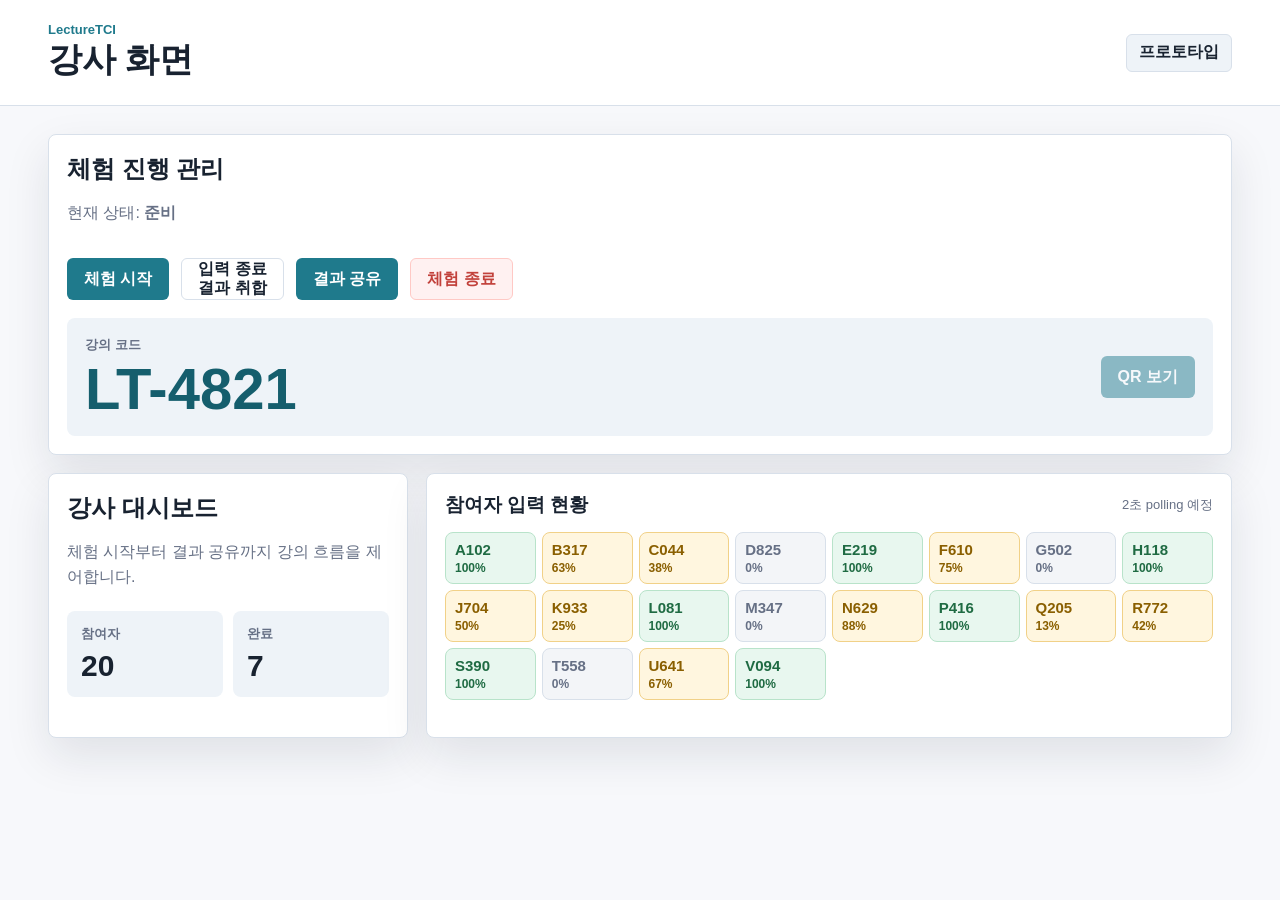
<file: index.html>
<!doctype html>
<html lang="ko">
  <head>
    <meta charset="utf-8">
    <meta name="viewport" content="width=device-width, initial-scale=1">
    <title>LectureTCI 강사 화면</title>
    <link rel="stylesheet" href="styles.css">
  </head>
  <body data-page="instructor">
    <header class="topbar">
      <div>
        <p class="eyebrow">LectureTCI</p>
        <h1>강사 화면</h1>
      </div>
      <div class="header-status">
        <span>프로토타입</span>
      </div>
    </header>

    <main>
      <section id="instructor" class="view is-active" aria-labelledby="instructor-title">
        <div class="instructor-grid">
          <section class="panel panel-session">
            <div class="toolbar">
              <div>
                <h2 id="instructor-title">체험 진행 관리</h2>
                <p class="muted">현재 상태: <strong id="session-status">준비</strong></p>
              </div>
            </div>

            <div class="action-row">
              <button class="primary-button" data-session-action="start">체험 시작</button>
              <button class="secondary-button" data-session-action="close-score">입력 종료<br>결과 취합</button>
              <button class="primary-button" data-session-action="share">결과 공유</button>
              <button class="danger-button" data-session-action="end">체험 종료</button>
            </div>

            <div class="code-control">
              <div>
                <span class="label">강의 코드</span>
                <output id="lecture-code" class="lecture-code">LT-4821</output>
              </div>
              <div class="code-actions">
                <button class="primary-button" id="show-qr" disabled>QR 보기</button>
              </div>
            </div>
          </section>

          <section class="panel panel-dashboard">
            <h2>강사 대시보드</h2>
            <p class="muted">체험 시작부터 결과 공유까지 강의 흐름을 제어합니다.</p>
            <div class="metric-grid">
              <div class="metric">
                <span>참여자</span>
                <strong id="participant-count">0</strong>
              </div>
              <div class="metric">
                <span>완료</span>
                <strong id="completed-count">0</strong>
              </div>
            </div>
          </section>

          <section class="panel panel-participants">
            <div class="panel-header">
              <h3>참여자 입력 현황</h3>
              <span class="refresh-label">2초 polling 예정</span>
            </div>
            <div id="participant-list" class="participant-list"></div>
          </section>
        </div>
      </section>
    </main>

    <dialog class="qr-dialog" id="qr-dialog" aria-labelledby="qr-title">
      <div class="qr-dialog-header">
        <div>
          <p class="eyebrow">참여자 접속</p>
          <h2 id="qr-title">QR 코드</h2>
        </div>
        <button class="icon-button" id="close-qr" aria-label="QR 닫기">x</button>
      </div>
      <div class="qr-body">
        <img id="qr-image" alt="참여자 화면 QR 코드" width="320" height="320">
        <div class="qr-code-box">
          <span>강의 코드</span>
          <strong id="qr-code-text">LT-4821</strong>
        </div>
      </div>
    </dialog>

    <script src="sample-data.js"></script>
    <script src="app.js"></script>
  </body>
</html>
</file>
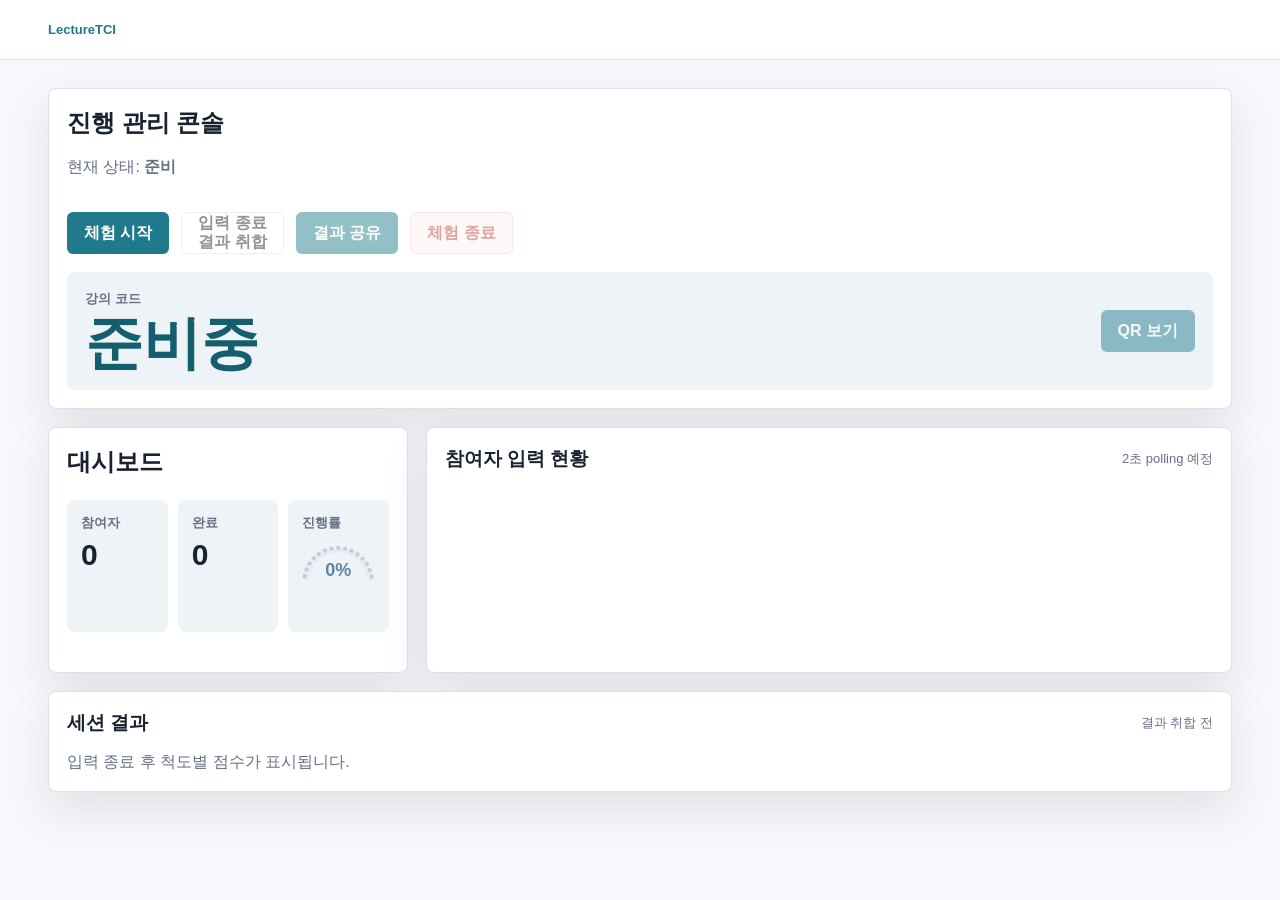
<file: docs/index.html>
<!doctype html>
<html lang="ko">
  <head>
    <meta charset="utf-8">
    <meta name="viewport" content="width=device-width, initial-scale=1">
    <title>LectureTCI 강사 화면</title>
    <link rel="stylesheet" href="styles.css">
  </head>
  <body data-page="instructor">
    <header class="topbar">
      <div>
        <p class="eyebrow">LectureTCI</p>
      </div>
    </header>

    <main>
      <section id="instructor" class="view is-active" aria-labelledby="instructor-title">
        <section class="session-recovery is-hidden" id="session-recovery" aria-labelledby="session-recovery-title">
          <div class="session-recovery-header">
            <div>
              <h2 id="session-recovery-title">종료되지 않은 세션</h2>
              <p class="muted">이어갈 세션을 선택하거나 정리 후 새로 시작합니다.</p>
            </div>
          </div>
          <div class="session-recovery-list" id="session-recovery-list"></div>
        </section>

        <div class="instructor-grid">
          <section class="panel panel-session">
            <div class="toolbar">
              <div>
                <h2 id="instructor-title">진행 관리 콘솔</h2>
                <p class="muted">현재 상태: <strong id="session-status">준비</strong></p>
              </div>
            </div>

            <div class="action-row">
              <button class="primary-button" data-session-action="start">체험 시작</button>
              <button class="secondary-button" data-session-action="close-score" disabled>입력 종료<br>결과 취합</button>
              <button class="primary-button" data-session-action="share" disabled>결과 공유</button>
              <button class="danger-button" data-session-action="end" disabled>체험 종료</button>
            </div>

            <div class="code-control">
              <div>
                <span class="label">강의 코드</span>
                <output id="lecture-code" class="lecture-code">준비중</output>
              </div>
              <div class="code-actions">
                <button class="primary-button" id="show-qr" disabled>QR 보기</button>
              </div>
            </div>
          </section>

          <section class="panel panel-dashboard">
            <h2>대시보드</h2>
            <div class="metric-grid">
              <div class="metric">
                <span>참여자</span>
                <strong id="participant-count">0</strong>
              </div>
              <div class="metric">
                <span>완료</span>
                <strong id="completed-count">0</strong>
              </div>
              <div class="metric metric-gauge">
                <span>진행률</span>
                <div class="progress-gauge" id="dashboard-progress-gauge" style="--progress: 0%">
                  <div class="gauge-ticks" aria-hidden="true"></div>
                  <strong id="dashboard-progress-percent">0%</strong>
                </div>
              </div>
            </div>
          </section>

          <section class="panel panel-participants">
            <div class="panel-header">
              <h3>참여자 입력 현황</h3>
              <span class="refresh-label">2초 polling 예정</span>
            </div>
            <div id="participant-list" class="participant-list"></div>
          </section>

          <section class="panel panel-session-results">
            <div class="panel-header">
              <h3>세션 결과</h3>
              <span class="refresh-label" id="session-result-status">결과 취합 전</span>
            </div>
            <div id="session-result-list" class="session-result-list">
              <p class="empty-message">입력 종료 후 척도별 점수가 표시됩니다.</p>
            </div>
          </section>
        </div>
      </section>
    </main>

    <dialog class="qr-dialog" id="qr-dialog" aria-labelledby="qr-title">
      <div class="qr-dialog-header">
        <div>
          <p class="eyebrow">참여자 접속</p>
          <h2 id="qr-title">QR 코드</h2>
        </div>
        <button class="icon-button" id="close-qr" aria-label="QR 닫기">x</button>
      </div>
      <div class="qr-body">
        <img id="qr-image" alt="참여자 화면 QR 코드" width="320" height="320">
        <div class="qr-code-box">
          <span>강의 코드</span>
          <strong id="qr-code-text">준비중</strong>
        </div>
        <div class="qr-url-box">
          <span>참여자 URL</span>
          <code id="qr-url-text"></code>
        </div>
      </div>
    </dialog>

    <script src="sample-data.js"></script>
    <script src="app.js"></script>
  </body>
</html>
</file>
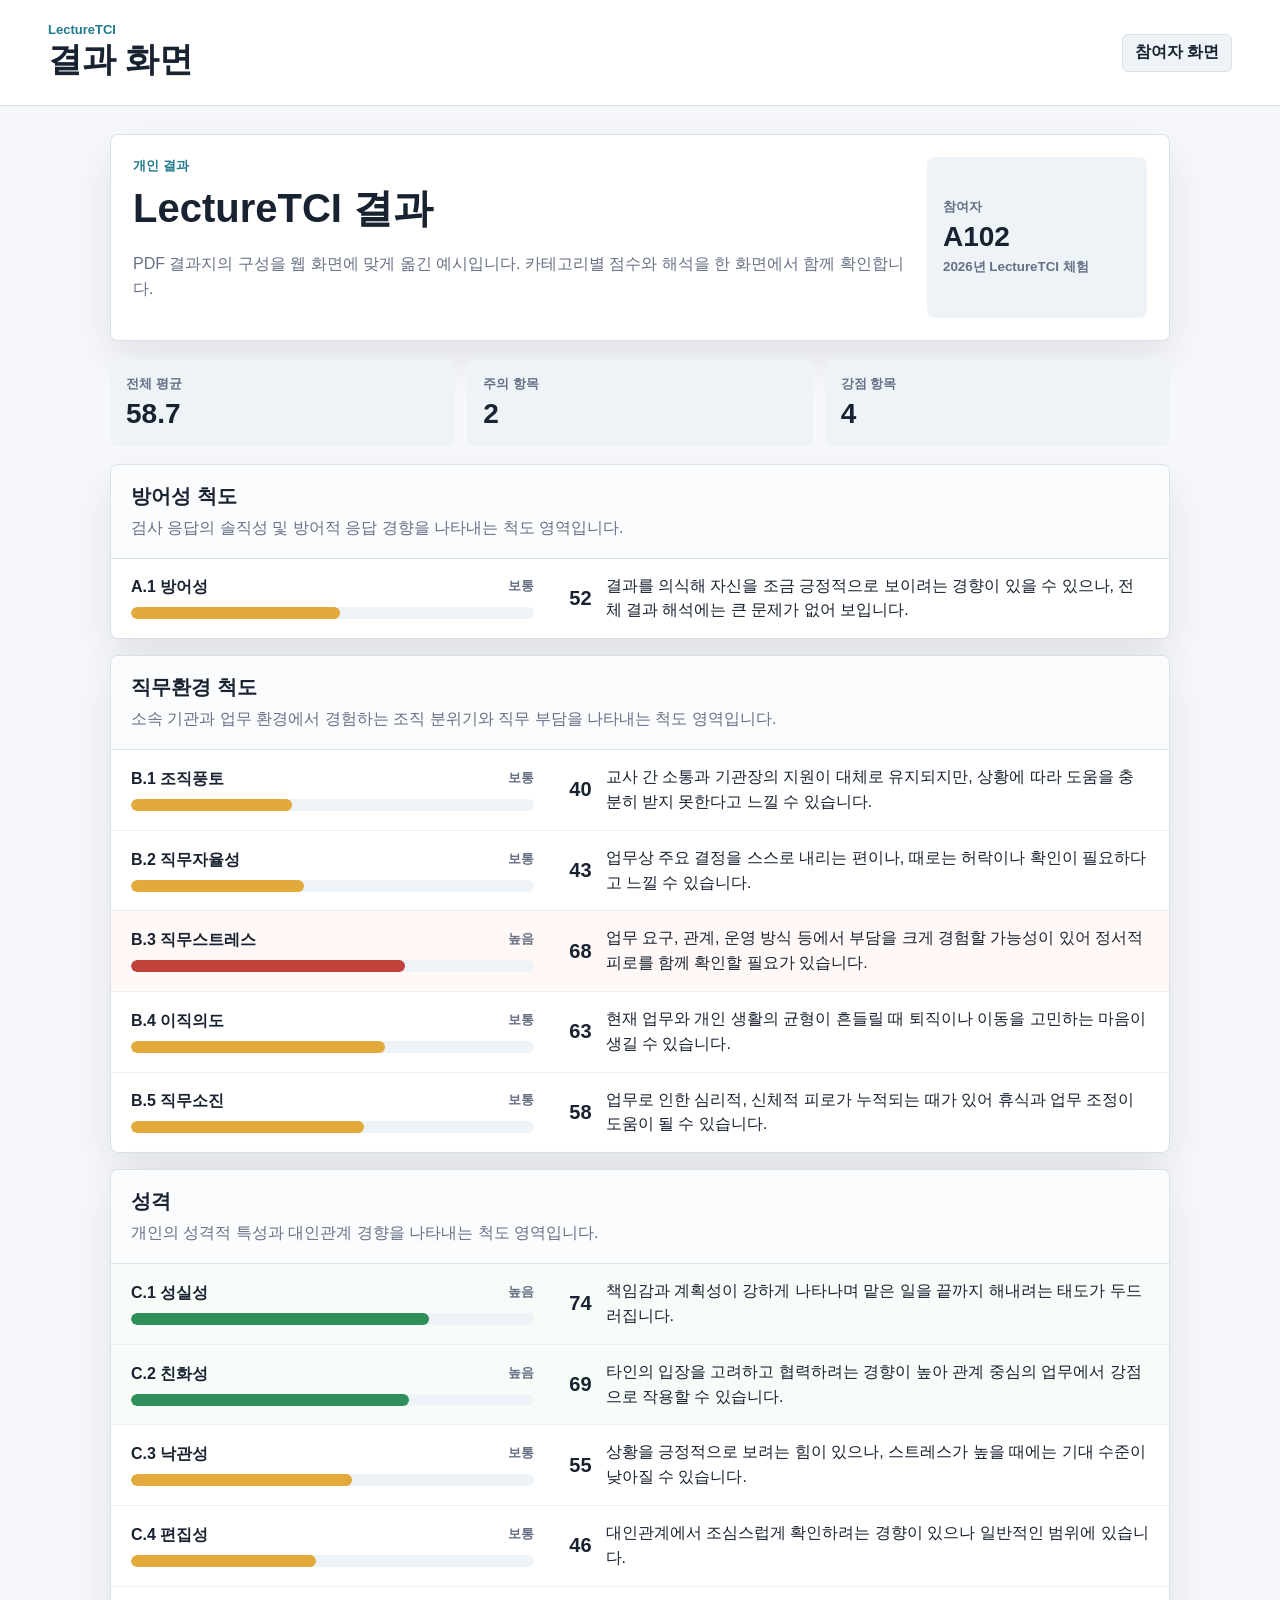
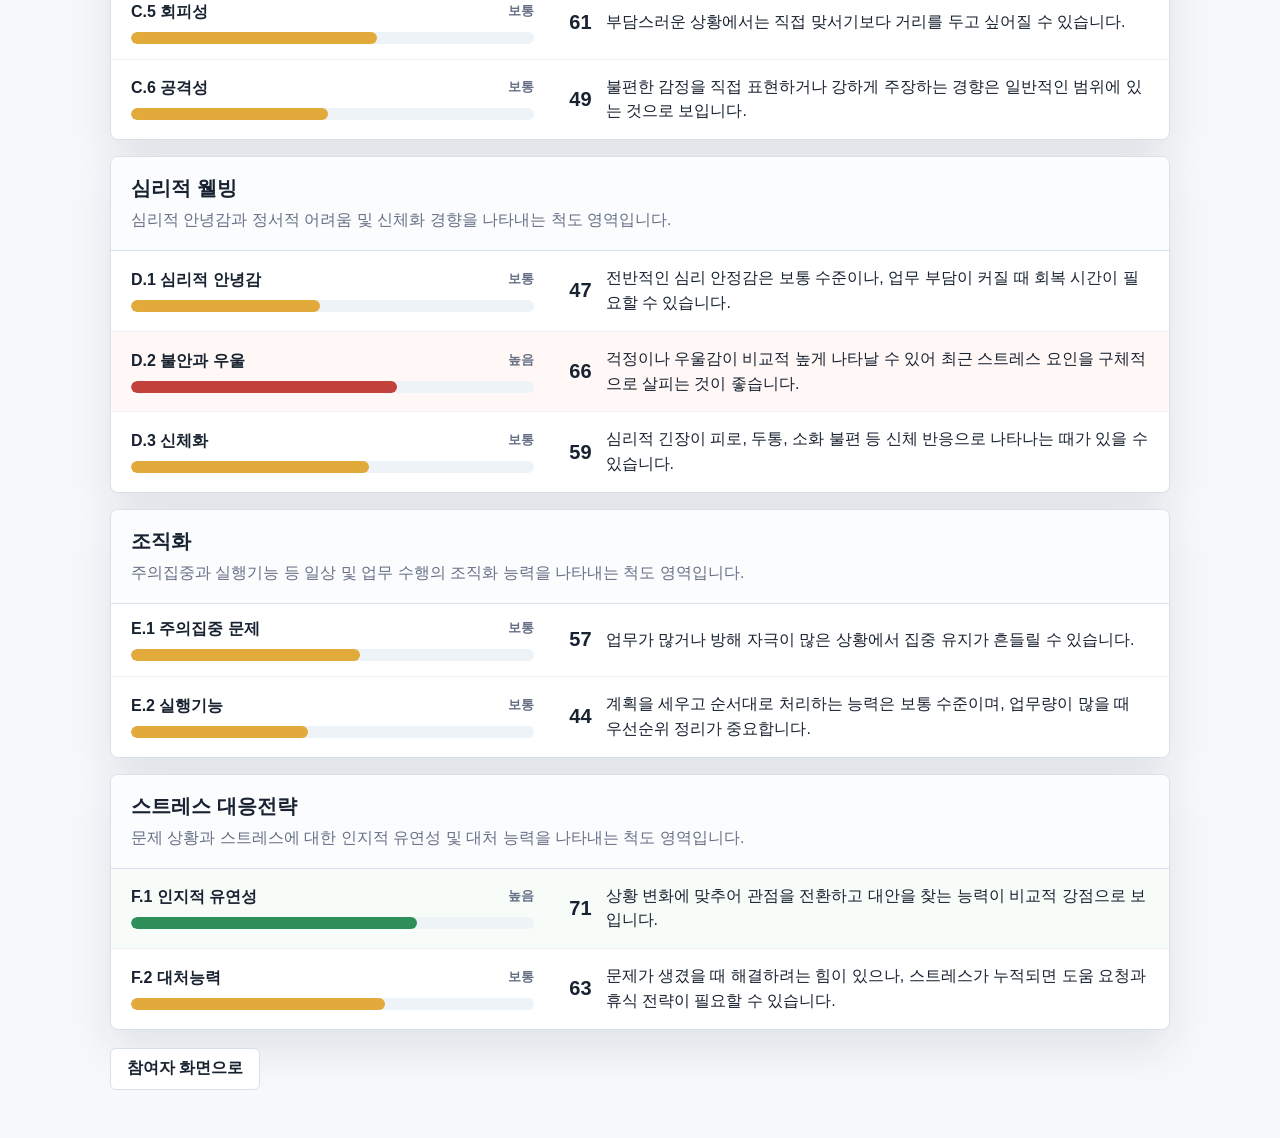
<file: result.html>
<!doctype html>
<html lang="ko">
  <head>
    <meta charset="utf-8">
    <meta name="viewport" content="width=device-width, initial-scale=1">
    <title>LectureTCI 결과 화면</title>
    <link rel="stylesheet" href="styles.css">
  </head>
  <body data-page="result">
    <header class="topbar">
      <div>
        <p class="eyebrow">LectureTCI</p>
        <h1>결과 화면</h1>
      </div>
      <a class="header-link" href="student.html?s=LT-4821">참여자 화면</a>
    </header>

    <main>
      <section id="result" class="view is-active" aria-labelledby="result-title">
        <section class="result-page">
          <div class="result-hero">
            <div>
            <p class="eyebrow">개인 결과</p>
              <h2 id="result-title">LectureTCI 결과</h2>
              <p class="muted">PDF 결과지의 구성을 웹 화면에 맞게 옮긴 예시입니다. 카테고리별 점수와 해석을 한 화면에서 함께 확인합니다.</p>
            </div>
            <div class="result-summary">
              <span>참여자</span>
              <strong>A102</strong>
              <small>2026년 LectureTCI 체험</small>
            </div>
          </div>
          <div class="result-overview">
            <div>
              <span>전체 평균</span>
              <strong>58.7</strong>
            </div>
            <div>
              <span>주의 항목</span>
              <strong>2</strong>
            </div>
            <div>
              <span>강점 항목</span>
              <strong>4</strong>
            </div>
          </div>
          <div class="result-category-list" id="result-list"></div>
          <a class="secondary-link result-back-link" href="student.html?s=LT-4821">참여자 화면으로</a>
        </section>
      </section>
    </main>
    <script src="sample-data.js"></script>
    <script src="app.js"></script>
  </body>
</html>
</file>
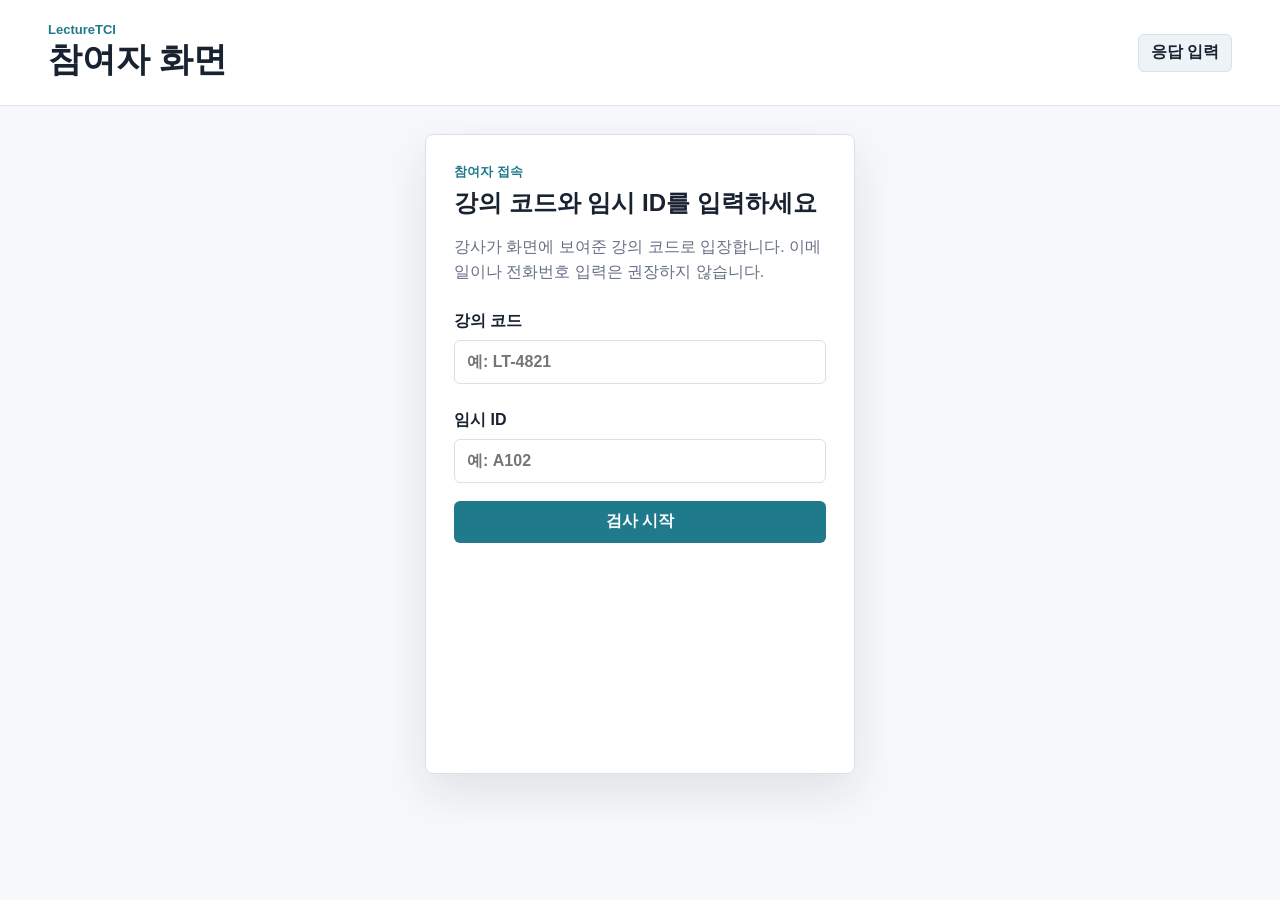
<file: student.html>
<!doctype html>
<html lang="ko">
  <head>
    <meta charset="utf-8">
    <meta name="viewport" content="width=device-width, initial-scale=1">
    <title>LectureTCI 참여자 화면</title>
    <link rel="stylesheet" href="styles.css">
  </head>
  <body data-page="student">
    <header class="topbar">
      <div>
        <p class="eyebrow">LectureTCI</p>
        <h1>참여자 화면</h1>
      </div>
      <div class="header-status">
        <span>응답 입력</span>
      </div>
    </header>

    <main>
      <section id="student-entry" class="view is-active" aria-labelledby="student-entry-title">
        <div class="phone-shell">
          <section class="mobile-screen">
            <p class="eyebrow">참여자 접속</p>
            <h2 id="student-entry-title">강의 코드와 임시 ID를 입력하세요</h2>
            <p class="muted">강사가 화면에 보여준 강의 코드로 입장합니다. 이메일이나 전화번호 입력은 권장하지 않습니다.</p>
            <label class="field">
              <span>강의 코드</span>
              <input id="session-code" type="text" placeholder="예: LT-4821" autocomplete="off">
            </label>
            <label class="field">
              <span>임시 ID</span>
              <input id="student-id" type="text" placeholder="예: A102" autocomplete="off">
            </label>
            <button class="primary-button wide" id="enter-test">검사 시작</button>
          </section>
        </div>
      </section>

      <section id="student-test" class="view" aria-labelledby="student-test-title">
        <div class="phone-shell">
          <section class="mobile-screen">
            <div class="progress-wrap">
              <span id="question-progress">1 / 8</span>
              <div class="progress-track"><div id="question-bar" class="progress-bar"></div></div>
            </div>
            <h2 id="student-test-title">검사항목 응답</h2>
            <p id="question-text" class="question-text"></p>
            <div class="choice-grid" id="choice-grid"></div>
            <div class="mobile-actions">
              <button class="secondary-button" id="prev-question">이전</button>
              <button class="primary-button" id="next-question">다음</button>
            </div>
          </section>
        </div>
      </section>

      <section id="submit-confirm" class="view" aria-labelledby="submit-confirm-title">
        <div class="phone-shell">
          <section class="mobile-screen centered">
            <p class="eyebrow">최종 제출</p>
            <h2 id="submit-confirm-title">제출하시겠습니까?</h2>
            <p class="muted" id="submit-confirm-message">제출 후에는 응답을 수정할 수 없습니다. 이전 화면으로 돌아가 마지막으로 답변을 확인할 수 있습니다.</p>
            <div class="mobile-actions" id="submit-actions">
              <button class="secondary-button" id="back-to-test">뒤로가기</button>
              <button class="primary-button" id="submit-answer">제출하기</button>
            </div>
            <div class="result-wait is-hidden" id="result-wait">
              <p class="muted" id="result-wait-message">강사의 채점이 끝나면 결과보기가 활성화됩니다.</p>
              <button class="primary-button wide" id="view-result" disabled>결과보기</button>
            </div>
          </section>
        </div>
      </section>

      <section id="submitted" class="view" aria-labelledby="submitted-title">
        <section class="result-page compact-result">
          <div class="result-hero">
            <div>
              <p class="eyebrow">결과 보기</p>
              <h2 id="submitted-title">개인 결과</h2>
              <p class="muted">강사가 채점과 결과 공유를 완료한 뒤 표시되는 프로토타입 예시입니다.</p>
            </div>
            <div class="result-summary">
              <span>참여자</span>
              <strong>A102</strong>
              <small>LectureTCI 체험</small>
            </div>
          </div>
          <div class="result-category-list" id="student-result-list"></div>
        </section>
      </section>
    </main>

    <script src="sample-data.js"></script>
    <script src="app.js"></script>
  </body>
</html>
</file>
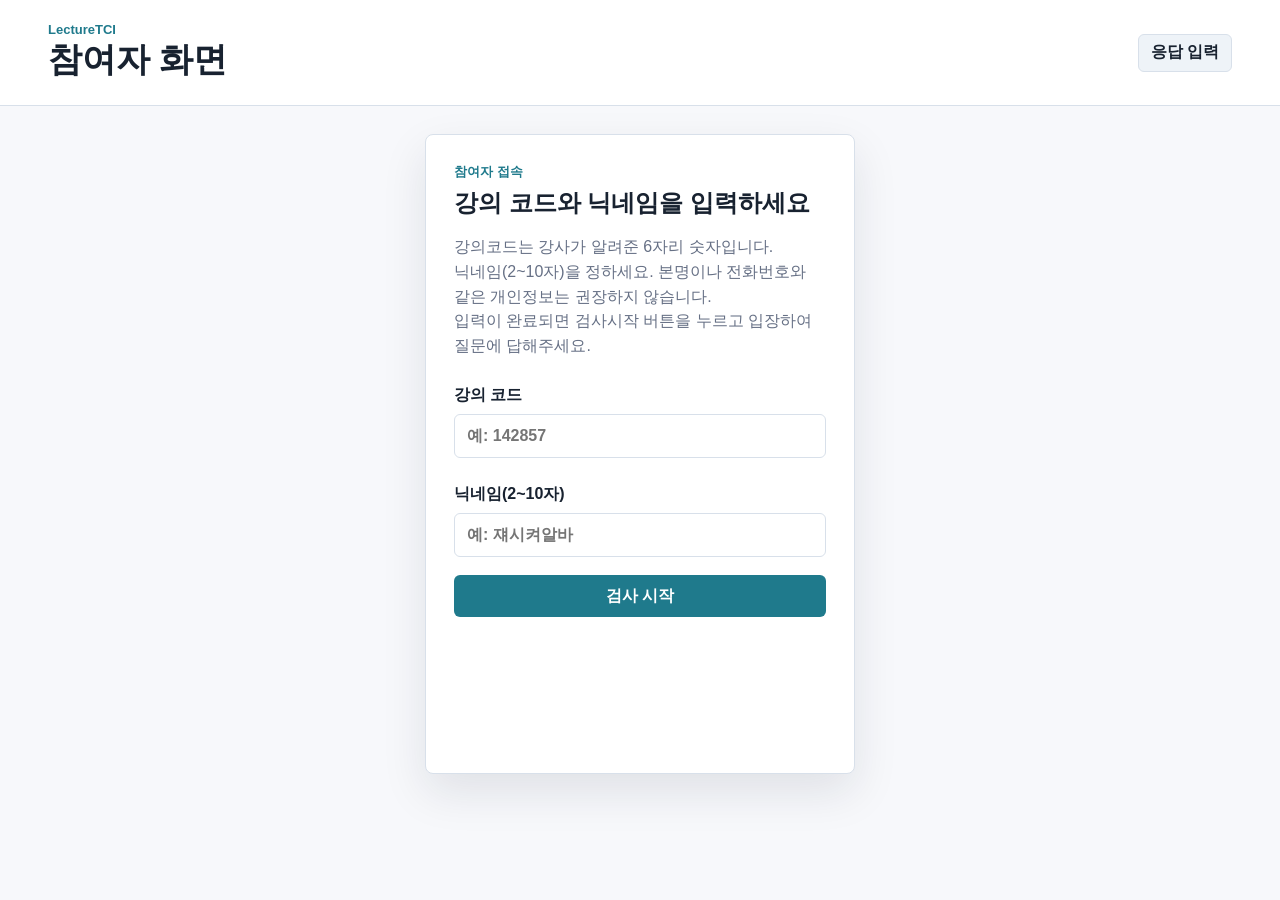
<file: docs/student.html>
<!doctype html>
<html lang="ko">
  <head>
    <meta charset="utf-8">
    <meta name="viewport" content="width=device-width, initial-scale=1">
    <title>LectureTCI 참여자 화면</title>
    <link rel="stylesheet" href="styles.css">
  </head>
  <body data-page="student">
    <header class="topbar">
      <div>
        <p class="eyebrow">LectureTCI</p>
        <h1>참여자 화면</h1>
      </div>
      <div class="header-status">
        <span>응답 입력</span>
      </div>
    </header>

    <main>
      <section id="student-entry" class="view is-active" aria-labelledby="student-entry-title">
        <div class="phone-shell">
          <section class="mobile-screen">
            <p class="eyebrow">참여자 접속</p>
            <h2 id="student-entry-title">강의 코드와 닉네임을 입력하세요</h2>
            <p class="muted">강의코드는 강사가 알려준 6자리 숫자입니다. <br> 
			닉네임(2~10자)을 정하세요. 본명이나 전화번호와 같은 개인정보는 권장하지 않습니다.<br>
			입력이 완료되면 검사시작 버튼을 누르고 입장하여 질문에 답해주세요.</p>
            <label class="field">
              <span>강의 코드</span>
              <input id="session-code" type="text" placeholder="예: 142857" autocomplete="off">
            </label>
            <label class="field">
              <span>닉네임(2~10자)</span>
              <input id="student-id" type="text" placeholder="예: 쟤시켜알바" minlength="2" maxlength="10" pattern="[가-힣A-Za-z0-9_-]{2,10}" title="닉네임은 한글, 영문, 숫자, -, _ 조합 2~10자로 입력해 주세요." autocomplete="off">
            </label>
            <button class="primary-button wide" id="enter-test">검사 시작</button>
          </section>
        </div>
      </section>

      <section id="student-test" class="view" aria-labelledby="student-test-title">
        <div class="phone-shell">
          <section class="mobile-screen">
            <div class="progress-wrap">
              <span id="question-progress">1 / 8</span>
              <div class="progress-track"><div id="question-bar" class="progress-bar"></div></div>
            </div>
            <h2 id="student-test-title">검사항목 응답</h2>
            <p id="question-text" class="question-text"></p>
            <div class="choice-grid" id="choice-grid"></div>
            <div class="mobile-actions">
              <button class="secondary-button" id="prev-question">이전</button>
              <button class="primary-button" id="next-question">다음</button>
            </div>
          </section>
        </div>
      </section>

      <section id="submit-confirm" class="view" aria-labelledby="submit-confirm-title">
        <div class="phone-shell">
          <section class="mobile-screen centered">
            <p class="eyebrow">최종 제출</p>
            <h2 id="submit-confirm-title">제출하시겠습니까?</h2>
            <p class="muted" id="submit-confirm-message">제출 후에는 응답을 수정할 수 없습니다. 이전 화면으로 돌아가 마지막으로 답변을 확인할 수 있습니다.</p>
            <div class="mobile-actions" id="submit-actions">
              <button class="secondary-button" id="back-to-test">뒤로가기</button>
              <button class="primary-button" id="submit-answer">제출하기</button>
            </div>
            <div class="result-wait is-hidden" id="result-wait">
              <img class="grading-wait-gif" src="assets/grading-wait.gif" alt="채점 대기 중">
              <p class="muted" id="result-wait-message">강사의 채점이 끝나면 결과보기가 활성화됩니다.</p>
              <button class="primary-button wide" id="view-result" disabled>결과보기</button>
            </div>
          </section>
        </div>
      </section>

      <section id="submitted" class="view" aria-labelledby="submitted-title">
        <section class="result-page compact-result">
          <div class="result-hero">
            <div>
              <p class="eyebrow">결과 보기</p>
              <h2 id="submitted-title">개인 결과</h2>
              <p class="muted">강사가 채점과 결과 공유를 완료한 뒤 표시되는 프로토타입 예시입니다.</p>
            </div>
            <div class="result-summary">
              <span>참여자</span>
              <strong>A102</strong>
              <small>LectureTCI 체험</small>
            </div>
          </div>
          <div class="result-category-list" id="student-result-list"></div>
        </section>
      </section>
    </main>

    <script src="sample-data.js"></script>
    <script src="app.js"></script>
  </body>
</html>
</file>
<file: styles.css>
:root {
  color-scheme: light;
  --bg: #f7f8fb;
  --surface: #ffffff;
  --surface-soft: #eef3f8;
  --line: #d8e0ea;
  --text: #182230;
  --muted: #667085;
  --primary: #1f7a8c;
  --primary-dark: #155e6d;
  --accent: #e2a93b;
  --danger: #c2413b;
  --ok: #2f8f5b;
  --radius: 8px;
  --shadow: 0 18px 45px rgba(24, 34, 48, 0.10);
  font-family: "Segoe UI", "Apple SD Gothic Neo", "Malgun Gothic", sans-serif;
}

* {
  box-sizing: border-box;
}

body {
  margin: 0;
  background: var(--bg);
  color: var(--text);
}

button,
input,
select {
  font: inherit;
}

button {
  cursor: pointer;
}

button:disabled {
  cursor: not-allowed;
  opacity: 0.48;
}

.topbar {
  display: flex;
  align-items: center;
  justify-content: space-between;
  gap: 24px;
  padding: 22px clamp(18px, 4vw, 48px);
  background: var(--surface);
  border-bottom: 1px solid var(--line);
}

.topbar h1,
.topbar p,
h2,
h3 {
  margin: 0;
}

.topbar h1 {
  font-size: clamp(24px, 3vw, 34px);
}

.header-status,
.header-link {
  display: inline-flex;
  align-items: center;
  min-height: 38px;
  padding: 0 12px;
  border: 1px solid var(--line);
  border-radius: 6px;
  background: var(--surface-soft);
  color: var(--text);
  font-weight: 800;
  text-decoration: none;
}

.eyebrow {
  color: var(--primary);
  font-size: 13px;
  font-weight: 800;
  letter-spacing: 0;
  margin: 0 0 6px;
}

.topnav {
  display: flex;
  gap: 8px;
  padding: 4px;
  background: var(--surface-soft);
  border-radius: var(--radius);
}

.nav-button,
.text-button {
  border: 0;
  background: transparent;
  color: var(--muted);
}

.nav-button {
  min-width: 76px;
  min-height: 40px;
  padding: 0 14px;
  border-radius: 6px;
  font-weight: 700;
}

.nav-button.is-active {
  background: var(--surface);
  color: var(--text);
  box-shadow: 0 2px 8px rgba(24, 34, 48, 0.08);
}

main {
  padding: 28px clamp(16px, 4vw, 48px) 48px;
}

.view {
  display: none;
}

.is-hidden {
  display: none !important;
}

.view.is-active {
  display: block;
}

.layout {
  display: grid;
  grid-template-columns: minmax(260px, 330px) 1fr;
  gap: 20px;
}

.instructor-grid {
  display: grid;
  grid-template-columns: minmax(280px, 360px) 1fr;
  gap: 18px;
}

.panel-session {
  grid-column: 1 / -1;
}

.panel-dashboard {
  grid-column: 1;
}

.panel-participants {
  grid-column: 2;
}

.side-panel,
.panel,
.mobile-screen {
  background: var(--surface);
  border: 1px solid var(--line);
  border-radius: var(--radius);
  box-shadow: var(--shadow);
}

.side-panel {
  padding: 22px;
  align-self: start;
}

.muted {
  color: var(--muted);
  line-height: 1.55;
}

.metric-grid {
  display: grid;
  grid-template-columns: 1fr 1fr;
  gap: 10px;
  margin: 22px 0;
}

.metric {
  padding: 14px;
  background: var(--surface-soft);
  border-radius: var(--radius);
}

.metric span,
.label {
  display: block;
  color: var(--muted);
  font-size: 13px;
  font-weight: 700;
}

.metric strong {
  display: block;
  margin-top: 6px;
  font-size: 30px;
}

code {
  display: block;
  overflow-wrap: anywhere;
  padding: 10px;
  background: #101828;
  color: #e7f6fb;
  border-radius: 6px;
  font-size: 13px;
}

.session-url-row {
  display: grid;
  grid-template-columns: auto minmax(0, 1fr) auto;
  align-items: center;
  gap: 10px;
  margin-top: 16px;
}

.session-url-row code {
  min-height: 42px;
}

.link-grid {
  display: grid;
  gap: 8px;
}

.code-control {
  display: flex;
  align-items: center;
  justify-content: space-between;
  gap: 18px;
  padding: 18px;
  background: var(--surface-soft);
  border-radius: var(--radius);
}

.lecture-code {
  display: block;
  margin-top: 6px;
  font-size: clamp(34px, 6vw, 58px);
  font-weight: 900;
  line-height: 1;
  color: var(--primary-dark);
}

.code-actions {
  display: flex;
  align-items: center;
  gap: 10px;
  flex-wrap: wrap;
}

.work-area {
  min-width: 0;
}

.toolbar,
.panel-header,
.action-row,
.mobile-actions {
  display: flex;
  align-items: center;
  justify-content: space-between;
  gap: 12px;
}

.toolbar {
  margin-bottom: 16px;
}

select,
input {
  min-height: 44px;
  border: 1px solid var(--line);
  border-radius: 6px;
  background: var(--surface);
  color: var(--text);
  padding: 0 12px;
}

.action-row {
  justify-content: flex-start;
  flex-wrap: wrap;
  margin-bottom: 18px;
}

.primary-button,
.secondary-button,
.danger-button,
.icon-button {
  min-height: 42px;
  border-radius: 6px;
  border: 1px solid transparent;
  padding: 0 16px;
  font-weight: 800;
  line-height: 1.15;
}

.primary-button {
  background: var(--primary);
  color: #fff;
}

.primary-button:hover {
  background: var(--primary-dark);
}

.secondary-button {
  background: var(--surface);
  border-color: var(--line);
  color: var(--text);
}

.danger-button {
  background: #fff1f1;
  border-color: #ffc9c5;
  color: var(--danger);
}

.icon-button {
  width: 36px;
  min-height: 36px;
  padding: 0;
  background: var(--surface-soft);
  border-color: var(--line);
  color: var(--text);
  font-size: 20px;
}

.two-column {
  display: grid;
  grid-template-columns: 1fr 1fr;
  gap: 18px;
}

.panel {
  padding: 18px;
  min-width: 0;
}

.refresh-label {
  color: var(--muted);
  font-size: 13px;
}

.participant-list {
  display: grid;
  gap: 6px;
  margin-top: 14px;
}

.participant-list {
  grid-template-columns: repeat(auto-fill, minmax(82px, 1fr));
}

.participant-row {
  display: grid;
  gap: 3px;
  background: var(--surface-soft);
  border-radius: var(--radius);
}

.participant-row {
  min-height: 50px;
  padding: 8px 9px;
  border: 1px solid var(--line);
}

.participant-result-button {
  width: 100%;
  text-align: left;
}

.participant-result-button:hover,
.participant-result-button:focus-visible {
  outline: 2px solid var(--primary);
  outline-offset: 2px;
}

.participant-row strong {
  font-size: 15px;
}

.participant-row b {
  font-size: 12px;
}

.participant-row b {
  color: var(--muted);
}

.participant-row.is-completed {
  background: #e8f7ef;
  border-color: #b8e3ca;
}

.participant-row.is-in_progress {
  background: #fff6df;
  border-color: #f1d188;
}

.participant-row.is-not_started {
  background: #f3f5f8;
  border-color: #d8e0ea;
}

.participant-row.is-completed strong,
.participant-row.is-completed b {
  color: #1f6b43;
}

.participant-row.is-in_progress strong,
.participant-row.is-in_progress b {
  color: #8a5f00;
}

.participant-row.is-not_started strong,
.participant-row.is-not_started b {
  color: #667085;
}

.phone-shell {
  display: flex;
  justify-content: center;
}

.mobile-screen {
  width: min(100%, 430px);
  min-height: 640px;
  padding: 28px;
}

.centered {
  display: grid;
  place-items: center;
  text-align: center;
}

.field {
  display: grid;
  gap: 8px;
  margin: 26px 0 18px;
  font-weight: 800;
}

.wide {
  width: 100%;
}

.primary-link,
.secondary-link {
  display: inline-flex;
  align-items: center;
  justify-content: center;
  min-height: 42px;
  border-radius: 6px;
  padding: 0 16px;
  font-weight: 800;
  text-decoration: none;
}

.primary-link {
  background: var(--primary);
  color: #fff;
}

.secondary-link {
  background: var(--surface);
  border: 1px solid var(--line);
  color: var(--text);
}

.text-button {
  display: block;
  min-height: 42px;
  margin: 12px auto 0;
  font-weight: 800;
}

.progress-wrap {
  display: grid;
  gap: 8px;
  margin-bottom: 24px;
  color: var(--muted);
  font-weight: 800;
}

.progress-track {
  height: 8px;
  background: var(--surface-soft);
  border-radius: 999px;
  overflow: hidden;
}

.progress-bar {
  width: 0;
  height: 100%;
  background: var(--primary);
}

.question-text {
  min-height: 110px;
  margin: 22px 0;
  font-size: 22px;
  font-weight: 800;
  line-height: 1.45;
}

.choice-grid {
  display: grid;
  gap: 10px;
}

.choice-button {
  min-height: 54px;
  border: 1px solid var(--line);
  border-radius: var(--radius);
  background: var(--surface);
  color: var(--text);
  font-weight: 800;
}

.choice-button.is-selected {
  border-color: var(--primary);
  background: #e6f4f7;
  color: var(--primary-dark);
}

.mobile-actions {
  margin-top: 24px;
}

.result-wait {
  display: grid;
  gap: 14px;
  width: 100%;
  margin-top: 24px;
}

.status-dot {
  width: 64px;
  height: 64px;
  border-radius: 999px;
  background: radial-gradient(circle at 35% 35%, #ffffff 0 16%, var(--ok) 17% 100%);
}

.submitted-header {
  display: flex;
  align-items: center;
  gap: 14px;
  margin-bottom: 18px;
}

.submitted-header h2,
.submitted-header p {
  margin: 0;
}

.result-card {
  display: grid;
  gap: 8px;
  margin: 24px 0;
  padding: 18px;
  background: #fff7e6;
  border: 1px solid #f4d79a;
  border-radius: var(--radius);
}

.result-card span {
  color: #795300;
  font-weight: 800;
}

.result-card strong {
  font-size: 22px;
}

.score-list {
  display: grid;
  gap: 14px;
  margin-bottom: 24px;
}

.score-list div {
  display: grid;
  grid-template-columns: 28px 1fr 36px;
  align-items: center;
  gap: 10px;
  font-weight: 800;
}

progress {
  width: 100%;
  height: 12px;
  accent-color: var(--primary);
}

.result-page {
  max-width: 1060px;
  margin: 0 auto;
}

.compact-result {
  max-width: 760px;
}

.result-hero {
  display: grid;
  grid-template-columns: minmax(0, 1fr) 220px;
  gap: 18px;
  align-items: stretch;
  margin-bottom: 18px;
  padding: 22px;
  background: var(--surface);
  border: 1px solid var(--line);
  border-radius: var(--radius);
  box-shadow: var(--shadow);
}

.result-hero h2 {
  font-size: clamp(26px, 4vw, 40px);
}

.result-summary,
.result-overview > div {
  display: grid;
  align-content: center;
  gap: 5px;
  padding: 16px;
  background: var(--surface-soft);
  border-radius: var(--radius);
}

.result-summary span,
.result-overview span {
  color: var(--muted);
  font-size: 13px;
  font-weight: 800;
}

.result-summary strong,
.result-overview strong {
  font-size: 28px;
}

.result-summary small {
  color: var(--muted);
  font-weight: 700;
}

.result-overview {
  display: grid;
  grid-template-columns: repeat(3, 1fr);
  gap: 12px;
  margin-bottom: 18px;
}

.result-category-list {
  display: grid;
  gap: 16px;
}

.result-category {
  background: var(--surface);
  border: 1px solid var(--line);
  border-radius: var(--radius);
  box-shadow: var(--shadow);
  overflow: hidden;
}

.result-category-header {
  display: flex;
  justify-content: space-between;
  gap: 16px;
  padding: 18px 20px;
  border-bottom: 1px solid var(--line);
  background: #fbfcfe;
}

.result-category-header h3,
.result-category-header p {
  margin: 0;
}

.result-category-header h3 {
  font-size: 20px;
}

.result-category-header p {
  margin-top: 6px;
  color: var(--muted);
  line-height: 1.5;
}

.measure-list {
  display: grid;
}

.measure-row {
  display: grid;
  grid-template-columns: minmax(210px, 1fr) 44px minmax(280px, 1.35fr);
  gap: 14px;
  align-items: center;
  padding: 15px 20px;
  border-top: 1px solid #edf1f5;
}

.measure-row:first-child {
  border-top: 0;
}

.measure-main {
  display: grid;
  gap: 9px;
}

.measure-title {
  display: flex;
  justify-content: space-between;
  gap: 12px;
  font-weight: 800;
}

.measure-title span {
  color: var(--muted);
  font-size: 13px;
}

.measure-bar {
  height: 12px;
  background: var(--surface-soft);
  border-radius: 999px;
  overflow: hidden;
}

.measure-bar div {
  height: 100%;
  border-radius: inherit;
  background: var(--primary);
}

.measure-row > b {
  font-size: 20px;
  text-align: right;
}

.measure-row > p {
  margin: 0;
  color: var(--text);
  line-height: 1.55;
}

.measure-row.is-green .measure-bar div {
  background: var(--ok);
}

.measure-row.is-yellow .measure-bar div {
  background: var(--accent);
}

.measure-row.is-red .measure-bar div {
  background: var(--danger);
}

.measure-row.is-red {
  background: #fff8f7;
}

.measure-row.is-green {
  background: #f7fcf9;
}

.result-back-link {
  margin-top: 18px;
}

.qr-dialog {
  width: min(92vw, 460px);
  padding: 0;
  border: 0;
  border-radius: var(--radius);
  box-shadow: var(--shadow);
}

.qr-dialog::backdrop {
  background: rgba(16, 24, 40, 0.55);
}

.qr-dialog-header {
  display: flex;
  align-items: center;
  justify-content: space-between;
  gap: 14px;
  padding: 20px 20px 12px;
  border-bottom: 1px solid var(--line);
}

.qr-body {
  display: grid;
  justify-items: center;
  gap: 18px;
  padding: 22px;
}

.qr-body img {
  width: min(100%, 320px);
  height: auto;
  border: 1px solid var(--line);
  border-radius: var(--radius);
}

.qr-code-box {
  width: 100%;
  padding: 16px;
  text-align: center;
  background: var(--surface-soft);
  border-radius: var(--radius);
}

.qr-code-box span {
  display: block;
  color: var(--muted);
  font-weight: 800;
}

.qr-code-box strong {
  display: block;
  margin-top: 6px;
  font-size: 42px;
  color: var(--primary-dark);
}

@media (max-width: 900px) {
  .topbar,
  .toolbar {
    align-items: stretch;
    flex-direction: column;
  }

  .layout,
  .two-column,
  .instructor-grid,
  .result-hero,
  .result-overview,
  .measure-row {
    grid-template-columns: 1fr;
  }

  .measure-row > b {
    text-align: left;
  }

  .panel-session,
  .panel-dashboard,
  .panel-participants {
    grid-column: 1;
  }

  .topnav {
    width: 100%;
  }

  .nav-button {
    flex: 1;
  }
}

@media (max-width: 520px) {
  main {
    padding: 16px 12px 32px;
  }

  .topbar {
    padding: 18px 12px;
  }

  .mobile-screen {
    min-height: calc(100vh - 132px);
    padding: 22px;
  }

  .action-row {
    display: grid;
    grid-template-columns: 1fr;
  }

  .session-url-row {
    grid-template-columns: 1fr;
  }

  .code-control {
    align-items: stretch;
    flex-direction: column;
  }
}
</file>
<file: docs/styles.css>
:root {
  color-scheme: light;
  --bg: #f7f8fb;
  --surface: #ffffff;
  --surface-soft: #eef3f8;
  --line: #d8e0ea;
  --text: #182230;
  --muted: #667085;
  --primary: #1f7a8c;
  --primary-dark: #155e6d;
  --accent: #e2a93b;
  --danger: #c2413b;
  --ok: #2f8f5b;
  --radius: 8px;
  --shadow: 0 18px 45px rgba(24, 34, 48, 0.10);
  font-family: "Segoe UI", "Apple SD Gothic Neo", "Malgun Gothic", sans-serif;
}

* {
  box-sizing: border-box;
}

body {
  margin: 0;
  background: var(--bg);
  color: var(--text);
}

button,
input,
select {
  font: inherit;
}

button {
  cursor: pointer;
}

button:disabled {
  cursor: not-allowed;
  opacity: 0.48;
}

.topbar {
  display: flex;
  align-items: center;
  justify-content: space-between;
  gap: 24px;
  padding: 22px clamp(18px, 4vw, 48px);
  background: var(--surface);
  border-bottom: 1px solid var(--line);
}

.topbar h1,
.topbar p,
h2,
h3 {
  margin: 0;
}

.topbar h1 {
  font-size: clamp(24px, 3vw, 34px);
}

.header-status,
.header-link {
  display: inline-flex;
  align-items: center;
  min-height: 38px;
  padding: 0 12px;
  border: 1px solid var(--line);
  border-radius: 6px;
  background: var(--surface-soft);
  color: var(--text);
  font-weight: 800;
  text-decoration: none;
}

.eyebrow {
  color: var(--primary);
  font-size: 13px;
  font-weight: 800;
  letter-spacing: 0;
  margin: 0 0 6px;
}

.topnav {
  display: flex;
  gap: 8px;
  padding: 4px;
  background: var(--surface-soft);
  border-radius: var(--radius);
}

.nav-button,
.text-button {
  border: 0;
  background: transparent;
  color: var(--muted);
}

.nav-button {
  min-width: 76px;
  min-height: 40px;
  padding: 0 14px;
  border-radius: 6px;
  font-weight: 700;
}

.nav-button.is-active {
  background: var(--surface);
  color: var(--text);
  box-shadow: 0 2px 8px rgba(24, 34, 48, 0.08);
}

main {
  padding: 28px clamp(16px, 4vw, 48px) 48px;
}

.view {
  display: none;
}

.is-hidden {
  display: none !important;
}

.view.is-active {
  display: block;
}

.layout {
  display: grid;
  grid-template-columns: minmax(260px, 330px) 1fr;
  gap: 20px;
}

.instructor-grid {
  display: grid;
  grid-template-columns: minmax(280px, 360px) 1fr;
  gap: 18px;
}

.session-recovery {
  margin-bottom: 18px;
  padding: 18px;
  background: var(--surface);
  border: 1px solid var(--line);
  border-radius: var(--radius);
  box-shadow: var(--shadow);
}

.session-recovery-header {
  display: flex;
  align-items: flex-start;
  justify-content: space-between;
  gap: 16px;
  margin-bottom: 14px;
}

.session-recovery-list {
  display: grid;
  grid-template-columns: repeat(auto-fit, minmax(240px, 1fr));
  gap: 10px;
}

.session-recovery-item {
  display: grid;
  gap: 10px;
  padding: 14px;
  background: var(--surface-soft);
  border: 1px solid rgba(31, 122, 140, 0.16);
  border-radius: var(--radius);
}

.session-recovery-meta {
  display: grid;
  gap: 4px;
}

.session-recovery-meta strong {
  color: var(--primary-dark);
  font-size: 24px;
  line-height: 1;
}

.session-recovery-meta span,
.session-recovery-meta small {
  color: var(--muted);
  font-weight: 700;
}

.session-recovery-actions {
  display: flex;
  gap: 8px;
  flex-wrap: wrap;
}

.session-recovery-actions button {
  min-height: 34px;
  padding: 0 12px;
  font-size: 13px;
}

.panel-session {
  grid-column: 1 / -1;
}

.panel-dashboard {
  grid-column: 1;
}

.panel-participants {
  grid-column: 2;
}

.panel-session-results {
  grid-column: 1 / -1;
}

.side-panel,
.panel,
.mobile-screen {
  background: var(--surface);
  border: 1px solid var(--line);
  border-radius: var(--radius);
  box-shadow: var(--shadow);
}

.side-panel {
  padding: 22px;
  align-self: start;
}

.muted {
  color: var(--muted);
  line-height: 1.55;
}

.metric-grid {
  display: grid;
  grid-template-columns: repeat(3, 1fr);
  gap: 10px;
  margin: 22px 0;
}

.metric {
  min-height: 132px;
  padding: 14px;
  background: var(--surface-soft);
  border-radius: var(--radius);
}

.metric span,
.label {
  display: block;
  color: var(--muted);
  font-size: 13px;
  font-weight: 700;
}

.metric strong {
  display: block;
  margin-top: 6px;
  font-size: 30px;
}

.metric-gauge {
  display: grid;
  justify-items: stretch;
  align-content: start;
  gap: 8px;
}

.metric-gauge > span {
  justify-self: start;
}

.progress-gauge {
  container-type: inline-size;
  display: grid;
  place-items: center;
  position: relative;
  width: 100%;
  max-width: 198px;
  aspect-ratio: 1.8 / 1;
  justify-self: center;
  overflow: hidden;
  border-radius: 999px 999px 14px 14px;
  background: transparent;
}

.progress-gauge::before {
  content: none;
}

.progress-gauge::after {
  content: none;
}

.progress-gauge strong {
  position: relative;
  z-index: 3;
  margin: 0;
  align-self: end;
  padding-top: 0;
  padding-bottom: 2cqw;
  color: #5c83a8;
  font-size: clamp(18px, 18cqw, 30px);
  line-height: 1;
  font-weight: 900;
  text-shadow: 0 1px 0 rgba(255, 255, 255, 0.72);
}

.gauge-ticks {
  position: absolute;
  left: 50%;
  top: 58cqw;
  z-index: 2;
  width: 0;
  height: 0;
  pointer-events: none;
}

.gauge-ticks span {
  position: absolute;
  left: 0;
  top: 0;
  width: 7.6cqw;
  height: 8.6cqw;
  border-radius: 2px;
  background: rgba(92, 131, 168, 0.32);
  border: 1px solid rgba(255, 255, 255, 0.72);
  box-shadow: 0 1px 2px rgba(24, 34, 48, 0.08);
  transform:
    translate(-50%, -50%)
    rotate(var(--tick-angle))
    translateY(-46.5cqw);
  transform-origin: center;
}

.gauge-ticks span.is-on {
  background: linear-gradient(180deg, #7af3dd 0, #43d8c5 45%, var(--primary) 100%);
  border-color: rgba(255, 255, 255, 0.9);
  box-shadow:
    0 0 12px rgba(67, 216, 197, 0.42),
    inset 0 1px 0 rgba(255, 255, 255, 0.72);
}

.gauge-ticks span:first-child,
.gauge-ticks span:last-child {
  width: 9.1cqw;
  height: 9.6cqw;
}

.gauge-ticks::before {
  content: none;
}

code {
  display: block;
  overflow-wrap: anywhere;
  padding: 10px;
  background: #101828;
  color: #e7f6fb;
  border-radius: 6px;
  font-size: 13px;
}

.session-url-row {
  display: grid;
  grid-template-columns: auto minmax(0, 1fr) auto;
  align-items: center;
  gap: 10px;
  margin-top: 16px;
}

.session-url-row code {
  min-height: 42px;
}

.link-grid {
  display: grid;
  gap: 8px;
}

.code-control {
  display: flex;
  align-items: center;
  justify-content: space-between;
  gap: 18px;
  padding: 18px;
  background: var(--surface-soft);
  border-radius: var(--radius);
}

.lecture-code {
  display: block;
  margin-top: 6px;
  font-size: clamp(34px, 6vw, 58px);
  font-weight: 900;
  line-height: 1;
  color: var(--primary-dark);
}

.code-actions {
  display: flex;
  align-items: center;
  gap: 10px;
  flex-wrap: wrap;
}

.work-area {
  min-width: 0;
}

.toolbar,
.panel-header,
.action-row,
.mobile-actions {
  display: flex;
  align-items: center;
  justify-content: space-between;
  gap: 12px;
}

.toolbar {
  margin-bottom: 16px;
}

select,
input {
  min-height: 44px;
  border: 1px solid var(--line);
  border-radius: 6px;
  background: var(--surface);
  color: var(--text);
  padding: 0 12px;
}

.action-row {
  justify-content: flex-start;
  flex-wrap: wrap;
  margin-bottom: 18px;
}

.primary-button,
.secondary-button,
.danger-button,
.icon-button {
  min-height: 42px;
  border-radius: 6px;
  border: 1px solid transparent;
  padding: 0 16px;
  font-weight: 800;
  line-height: 1.15;
}

.primary-button {
  background: var(--primary);
  color: #fff;
}

.primary-button:hover {
  background: var(--primary-dark);
}

.secondary-button {
  background: var(--surface);
  border-color: var(--line);
  color: var(--text);
}

.danger-button {
  background: #fff1f1;
  border-color: #ffc9c5;
  color: var(--danger);
}

.icon-button {
  width: 36px;
  min-height: 36px;
  padding: 0;
  background: var(--surface-soft);
  border-color: var(--line);
  color: var(--text);
  font-size: 20px;
}

.two-column {
  display: grid;
  grid-template-columns: 1fr 1fr;
  gap: 18px;
}

.panel {
  padding: 18px;
  min-width: 0;
}

.refresh-label {
  color: var(--muted);
  font-size: 13px;
}

.participant-list {
  display: grid;
  gap: 6px;
  margin-top: 14px;
}

.participant-list {
  grid-template-columns: repeat(auto-fill, minmax(82px, 1fr));
}

.participant-row {
  display: grid;
  gap: 3px;
  background: var(--surface-soft);
  border-radius: var(--radius);
}

.participant-row {
  min-height: 50px;
  padding: 8px 9px;
  border: 1px solid var(--line);
}

.participant-result-button {
  width: 100%;
  text-align: left;
}

.participant-result-button:hover,
.participant-result-button:focus-visible {
  outline: 2px solid var(--primary);
  outline-offset: 2px;
}

.participant-row strong {
  font-size: 15px;
}

.participant-row b {
  font-size: 12px;
}

.participant-row b {
  color: var(--muted);
}

.participant-row.is-completed {
  background: #e8f7ef;
  border-color: #b8e3ca;
}

.participant-row.is-in_progress {
  background: #fff6df;
  border-color: #f1d188;
}

.participant-row.is-not_started {
  background: #f3f5f8;
  border-color: #d8e0ea;
}

.participant-row.is-completed strong,
.participant-row.is-completed b {
  color: #1f6b43;
}

.participant-row.is-in_progress strong,
.participant-row.is-in_progress b {
  color: #8a5f00;
}

.participant-row.is-not_started strong,
.participant-row.is-not_started b {
  color: #667085;
}

.session-result-list {
  display: grid;
  gap: 10px;
  margin-top: 16px;
}

.session-result-cards {
  display: grid;
  grid-template-columns: repeat(auto-fill, minmax(260px, 1fr));
  gap: 10px;
}

.session-profile-chart {
  display: grid;
  gap: 8px;
  padding: 14px 14px 18px;
  overflow-x: auto;
  border: 1px dashed #cfd8e3;
  border-radius: var(--radius);
  background: #fbfcfe;
}

.session-profile-title {
  color: var(--muted);
  font-size: 15px;
  font-weight: 800;
}

.session-profile-categories {
  display: grid;
  gap: 8px;
  min-width: 760px;
  padding-left: 42px;
}

.session-profile-categories span {
  min-height: 38px;
  display: grid;
  place-items: center;
  padding: 6px 8px;
  background: #eef1f4;
  color: var(--muted);
  font-size: 12px;
  font-weight: 800;
  text-align: center;
}

.session-profile-plot {
  position: relative;
  min-width: 760px;
  height: 320px;
  padding: 16px 0 82px 42px;
}

.session-profile-axis {
  position: absolute;
  left: 0;
  top: 16px;
  bottom: 82px;
  display: flex;
  flex-direction: column;
  justify-content: space-between;
  width: 32px;
  color: #98a2b3;
  font-size: 11px;
  text-align: right;
}

.session-profile-grid {
  position: absolute;
  left: 42px;
  right: 0;
  top: 16px;
  bottom: 82px;
  border-left: 2px solid #b8c2cc;
  border-bottom: 2px solid #b8c2cc;
  background:
    repeating-linear-gradient(
      to top,
      transparent 0,
      transparent calc(20% - 1px),
      rgba(184, 194, 204, 0.42) calc(20% - 1px),
      rgba(184, 194, 204, 0.42) 20%
    );
}

.session-profile-bars {
  position: relative;
  z-index: 1;
  display: grid;
  align-items: end;
  gap: 6px;
  height: 100%;
}

.session-profile-bar {
  position: relative;
  display: grid;
  grid-template-rows: 20px 1fr 76px;
  justify-items: center;
  min-width: 30px;
  height: 100%;
}

.session-profile-value {
  color: var(--text);
  font-size: 11px;
  font-weight: 900;
}

.session-profile-track {
  position: relative;
  display: flex;
  align-items: end;
  width: 20px;
  height: 100%;
}

.session-profile-track i {
  display: block;
  width: 100%;
  min-height: 2px;
  background: #f5dfca;
  border-radius: 2px 2px 0 0;
}

.session-profile-bar.is-green .session-profile-track i {
  background: #9bdc3d;
}

.session-profile-bar.is-yellow .session-profile-track i {
  background: var(--accent);
}

.session-profile-bar.is-red .session-profile-track i {
  background: var(--danger);
}

.session-profile-bar b {
  align-self: start;
  max-width: 76px;
  margin-top: 8px;
  color: #8a94a3;
  font-size: 12px;
  font-weight: 800;
  line-height: 1.15;
  text-align: left;
  transform: rotate(90deg);
  transform-origin: 16px 16px;
  white-space: nowrap;
}

.session-result-row {
  display: grid;
  gap: 9px;
  padding: 12px;
  background: var(--surface-soft);
  border: 1px solid var(--line);
  border-radius: var(--radius);
}

.session-result-title {
  display: flex;
  align-items: flex-start;
  justify-content: space-between;
  gap: 10px;
}

.session-result-title strong {
  font-size: 15px;
}

.session-result-title span {
  color: var(--muted);
  font-size: 12px;
  font-weight: 800;
}

.session-result-score {
  display: flex;
  align-items: end;
  justify-content: space-between;
  gap: 10px;
}

.session-result-score strong {
  color: var(--primary-dark);
  font-size: 26px;
  line-height: 1;
}

.session-result-score small {
  color: var(--muted);
  font-weight: 700;
}

.session-result-bar {
  height: 8px;
  overflow: hidden;
  background: rgba(102, 112, 133, 0.18);
  border-radius: 999px;
}

.session-result-bar div {
  height: 100%;
  background: linear-gradient(90deg, var(--primary), #75c5ca);
  border-radius: inherit;
}

.session-result-row.is-yellow .session-result-bar div {
  background: linear-gradient(90deg, var(--accent), #f1c76a);
}

.session-result-row.is-red .session-result-bar div {
  background: linear-gradient(90deg, var(--danger), #e07b75);
}

.empty-message {
  margin: 0;
  color: var(--muted);
}

.phone-shell {
  display: flex;
  justify-content: center;
}

.mobile-screen {
  width: min(100%, 430px);
  min-height: 640px;
  padding: 28px;
}

.centered {
  display: grid;
  place-items: center;
  text-align: center;
}

.result-wait {
  width: 100%;
}

.grading-wait-gif {
  display: block;
  width: min(100%, 320px);
  aspect-ratio: 5 / 4;
  object-fit: cover;
  margin: 0 auto 22px;
  border: 1px solid var(--line);
  border-radius: 6px;
  background: var(--soft);
}

.field {
  display: grid;
  gap: 8px;
  margin: 26px 0 18px;
  font-weight: 800;
}

.wide {
  width: 100%;
}

.primary-link,
.secondary-link {
  display: inline-flex;
  align-items: center;
  justify-content: center;
  min-height: 42px;
  border-radius: 6px;
  padding: 0 16px;
  font-weight: 800;
  text-decoration: none;
}

.primary-link {
  background: var(--primary);
  color: #fff;
}

.secondary-link {
  background: var(--surface);
  border: 1px solid var(--line);
  color: var(--text);
}

.text-button {
  display: block;
  min-height: 42px;
  margin: 12px auto 0;
  font-weight: 800;
}

.progress-wrap {
  display: grid;
  gap: 8px;
  margin-bottom: 24px;
  color: var(--muted);
  font-weight: 800;
}

.progress-track {
  height: 8px;
  background: var(--surface-soft);
  border-radius: 999px;
  overflow: hidden;
}

.progress-bar {
  width: 0;
  height: 100%;
  background: var(--primary);
}

.question-text {
  min-height: 110px;
  margin: 22px 0;
  font-size: 22px;
  font-weight: 800;
  line-height: 1.45;
}

.choice-grid {
  display: grid;
  gap: 10px;
}

.choice-button {
  min-height: 54px;
  border: 1px solid var(--line);
  border-radius: var(--radius);
  background: var(--surface);
  color: var(--text);
  font-weight: 800;
}

.choice-button.is-selected {
  border-color: var(--primary);
  background: #e6f4f7;
  color: var(--primary-dark);
}

.mobile-actions {
  margin-top: 24px;
}

.result-wait {
  display: grid;
  gap: 14px;
  width: 100%;
  margin-top: 24px;
}

.status-dot {
  width: 64px;
  height: 64px;
  border-radius: 999px;
  background: radial-gradient(circle at 35% 35%, #ffffff 0 16%, var(--ok) 17% 100%);
}

.submitted-header {
  display: flex;
  align-items: center;
  gap: 14px;
  margin-bottom: 18px;
}

.submitted-header h2,
.submitted-header p {
  margin: 0;
}

.result-card {
  display: grid;
  gap: 8px;
  margin: 24px 0;
  padding: 18px;
  background: #fff7e6;
  border: 1px solid #f4d79a;
  border-radius: var(--radius);
}

.result-card span {
  color: #795300;
  font-weight: 800;
}

.result-card strong {
  font-size: 22px;
}

.score-list {
  display: grid;
  gap: 14px;
  margin-bottom: 24px;
}

.score-list div {
  display: grid;
  grid-template-columns: 28px 1fr 36px;
  align-items: center;
  gap: 10px;
  font-weight: 800;
}

progress {
  width: 100%;
  height: 12px;
  accent-color: var(--primary);
}

.result-page {
  max-width: 1060px;
  margin: 0 auto;
}

.compact-result {
  max-width: 760px;
}

.result-hero {
  display: grid;
  grid-template-columns: minmax(0, 1fr) 220px;
  gap: 18px;
  align-items: stretch;
  margin-bottom: 18px;
  padding: 22px;
  background: var(--surface);
  border: 1px solid var(--line);
  border-radius: var(--radius);
  box-shadow: var(--shadow);
}

.result-hero h2 {
  font-size: clamp(26px, 4vw, 40px);
}

.result-summary,
.result-overview > div {
  display: grid;
  align-content: center;
  gap: 5px;
  padding: 16px;
  background: var(--surface-soft);
  border-radius: var(--radius);
}

.result-summary span,
.result-overview span {
  color: var(--muted);
  font-size: 13px;
  font-weight: 800;
}

.result-summary strong,
.result-overview strong {
  font-size: 28px;
}

.result-summary small {
  color: var(--muted);
  font-weight: 700;
}

.result-overview {
  display: grid;
  grid-template-columns: repeat(3, 1fr);
  gap: 12px;
  margin-bottom: 18px;
}

.result-category-list {
  display: grid;
  gap: 16px;
}

.result-category {
  background: var(--surface);
  border: 1px solid var(--line);
  border-radius: var(--radius);
  box-shadow: var(--shadow);
  overflow: hidden;
}

.result-category-header {
  display: flex;
  justify-content: space-between;
  gap: 16px;
  padding: 18px 20px;
  border-bottom: 1px solid var(--line);
  background: #fbfcfe;
}

.result-category-header h3,
.result-category-header p {
  margin: 0;
}

.result-category-header h3 {
  font-size: 20px;
}

.result-category-header p {
  margin-top: 6px;
  color: var(--muted);
  line-height: 1.5;
}

.measure-list {
  display: grid;
}

.measure-row {
  display: grid;
  grid-template-columns: minmax(210px, 1fr) 44px minmax(280px, 1.35fr);
  gap: 14px;
  align-items: center;
  padding: 15px 20px;
  border-top: 1px solid #edf1f5;
}

.measure-row:first-child {
  border-top: 0;
}

.measure-main {
  display: grid;
  gap: 9px;
}

.measure-title {
  display: flex;
  justify-content: space-between;
  gap: 12px;
  font-weight: 800;
}

.measure-title span {
  color: var(--muted);
  font-size: 13px;
}

.measure-bar {
  height: 12px;
  background: var(--surface-soft);
  border-radius: 999px;
  overflow: hidden;
}

.measure-bar div {
  height: 100%;
  border-radius: inherit;
  background: var(--primary);
}

.measure-row > b {
  font-size: 20px;
  text-align: right;
}

.measure-row > p {
  margin: 0;
  color: var(--text);
  line-height: 1.55;
}

.measure-row.is-green .measure-bar div {
  background: var(--ok);
}

.measure-row.is-yellow .measure-bar div {
  background: var(--accent);
}

.measure-row.is-red .measure-bar div {
  background: var(--danger);
}

.measure-row.is-red {
  background: #fff8f7;
}

.measure-row.is-green {
  background: #f7fcf9;
}

.result-back-link {
  margin-top: 18px;
}

.qr-dialog {
  width: min(92vw, 460px);
  padding: 0;
  border: 0;
  border-radius: var(--radius);
  box-shadow: var(--shadow);
}

.qr-dialog::backdrop {
  background: rgba(16, 24, 40, 0.55);
}

.qr-dialog-header {
  display: flex;
  align-items: center;
  justify-content: space-between;
  gap: 14px;
  padding: 20px 20px 12px;
  border-bottom: 1px solid var(--line);
}

.qr-body {
  display: grid;
  justify-items: center;
  gap: 18px;
  padding: 22px;
}

.qr-body img {
  width: min(100%, 320px);
  height: auto;
  border: 1px solid var(--line);
  border-radius: var(--radius);
}

.qr-code-box {
  width: 100%;
  padding: 16px;
  text-align: center;
  background: var(--surface-soft);
  border-radius: var(--radius);
}

.qr-code-box span {
  display: block;
  color: var(--muted);
  font-weight: 800;
}

.qr-code-box strong {
  display: block;
  margin-top: 6px;
  font-size: 42px;
  color: var(--primary-dark);
}

.qr-url-box {
  width: 100%;
}

.qr-url-box span {
  display: block;
  margin-bottom: 6px;
  color: var(--muted);
  font-size: 13px;
  font-weight: 800;
  text-align: center;
}

.qr-url-box code {
  text-align: left;
}

@media (max-width: 900px) {
  .topbar,
  .toolbar {
    align-items: stretch;
    flex-direction: column;
  }

  .layout,
  .two-column,
  .instructor-grid,
  .result-hero,
  .result-overview,
  .measure-row {
    grid-template-columns: 1fr;
  }

  .measure-row > b {
    text-align: left;
  }

  .panel-session,
  .panel-dashboard,
  .panel-participants,
  .panel-session-results {
    grid-column: 1;
  }

  .topnav {
    width: 100%;
  }

  .nav-button {
    flex: 1;
  }
}

@media (max-width: 520px) {
  main {
    padding: 16px 12px 32px;
  }

  .topbar {
    padding: 18px 12px;
  }

  .mobile-screen {
    min-height: calc(100vh - 132px);
    padding: 22px;
  }

  .action-row {
    display: grid;
    grid-template-columns: 1fr;
  }

  .session-url-row {
    grid-template-columns: 1fr;
  }

  .code-control {
    align-items: stretch;
    flex-direction: column;
  }
}
</file>
